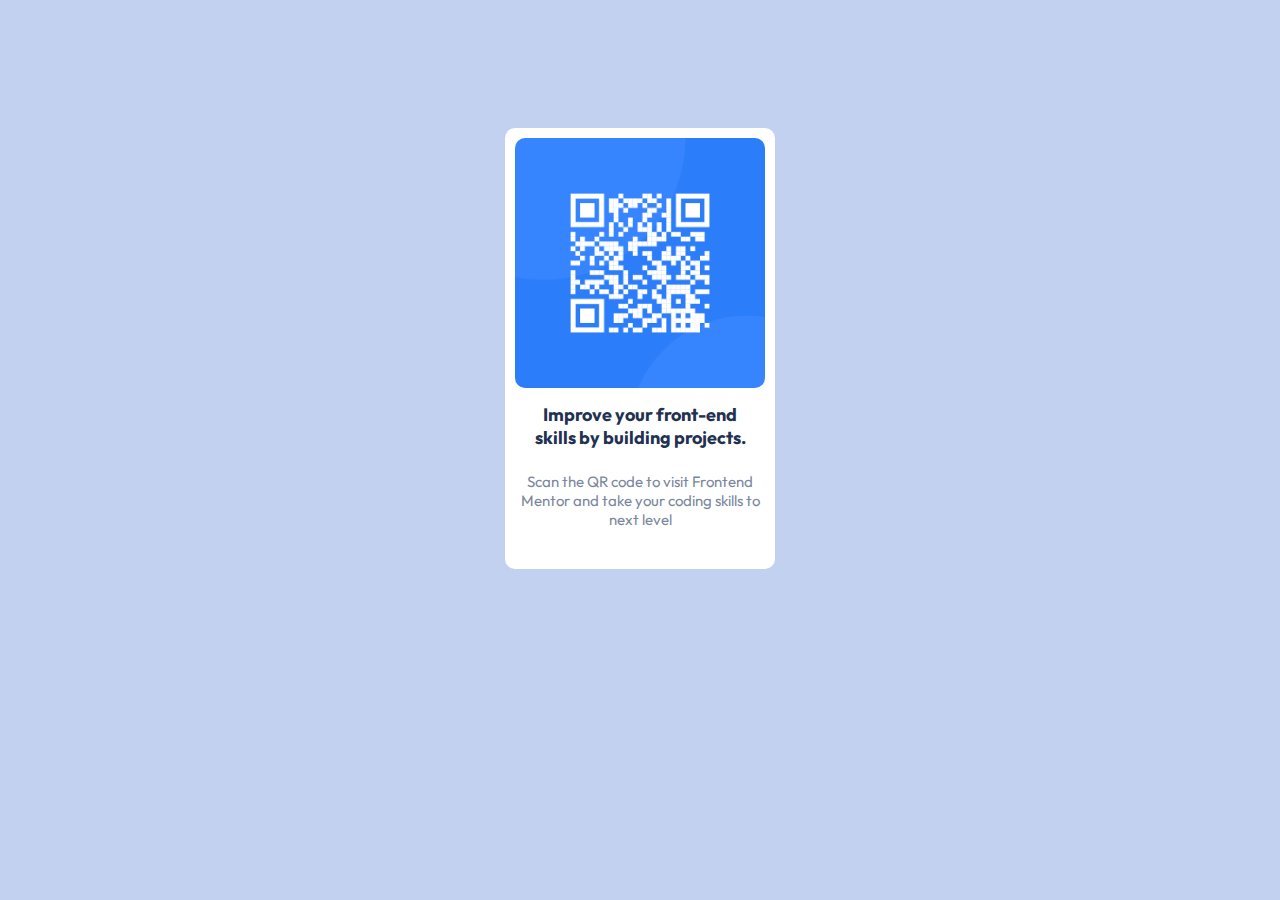
<file: index.html>
<!DOCTYPE html>
<html lang="en">
<head>
  <meta charset="UTF-8">
  <meta name="viewport" content="width=device-width, initial-scale=1.0"> <!-- displays site properly based on user's device -->

  <link rel="icon" type="image/png" sizes="32x32" href="./images/favicon-32x32.png">
  
  <title>Frontend Mentor | QR code component</title>

  <!-- Feel free to remove these styles or customise in your own stylesheet 👍 -->

  <link rel="stylesheet" href="style.css">
  <!-- <style>
    body{
      background: (220, 15%, 55%);
    }
  </style> -->
</head>
<body>
<div class="main-exr">
  <div class="main">
    <img src="images/image-qr-code.png">
        Improve your front-end <br>skills by building projects.
        <br><br>
      <p style="font-size: 15px;">
        Scan the QR code to visit Frontend Mentor and take your coding skills to next level
      </p>
</div>
</div>
</body>
</html>
</file>
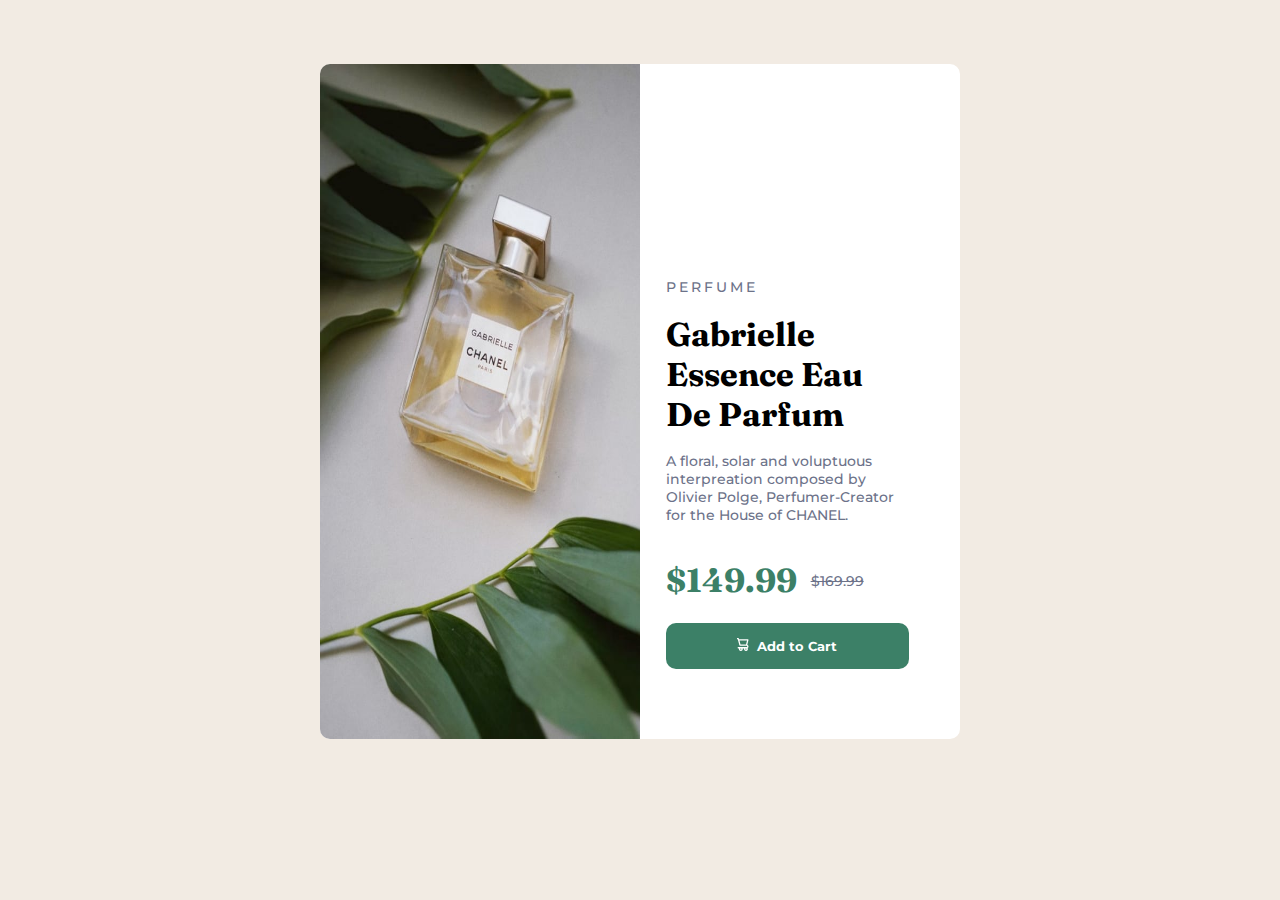
<file: hi-01/index.html>
<!DOCTYPE html>
<html lang="en">
<head>
  <meta charset="UTF-8">
  <meta name="viewport" content="width=device-width, initial-scale=1.0"> <!-- displays site properly based on user's device -->

  <link rel="icon" type="image/png" sizes="32x32" href="./images/favicon-32x32.png">
  
  <title>Frontend Mentor | Product preview card component</title>

  <!-- Feel free to remove these styles or customise in your own stylesheet 👍 -->
  <link rel="stylesheet" href="style.css">
</head>
<body>
<div class="main-body">
  <div class="main">
    <img src="images/image-product-desktop.jpg" alt="">
    
  </div>

  <div class="main1">
    <span class="title">PERFUME</span> <br><br>
    <span class="heading">Gabrielle Essence Eau De Parfum</span> <br> <br>
    <p>A floral, solar and voluptuous interpreation composed by Olivier Polge, Perfumer-Creator for the House of CHANEL.</p>
    <br> <br>
    <span class="price">$149.99</span>
   <sup> <span class="price1"> <s>$169.99</s> </span> <br> <br> </sup>
    <button> <img src="images/icon-cart.svg" style="width: 12px; height: fit-content;" alt=""> &nbsp;Add to Cart</Canvas></button>
  </div>
</div>
</body>
</html>
</file>
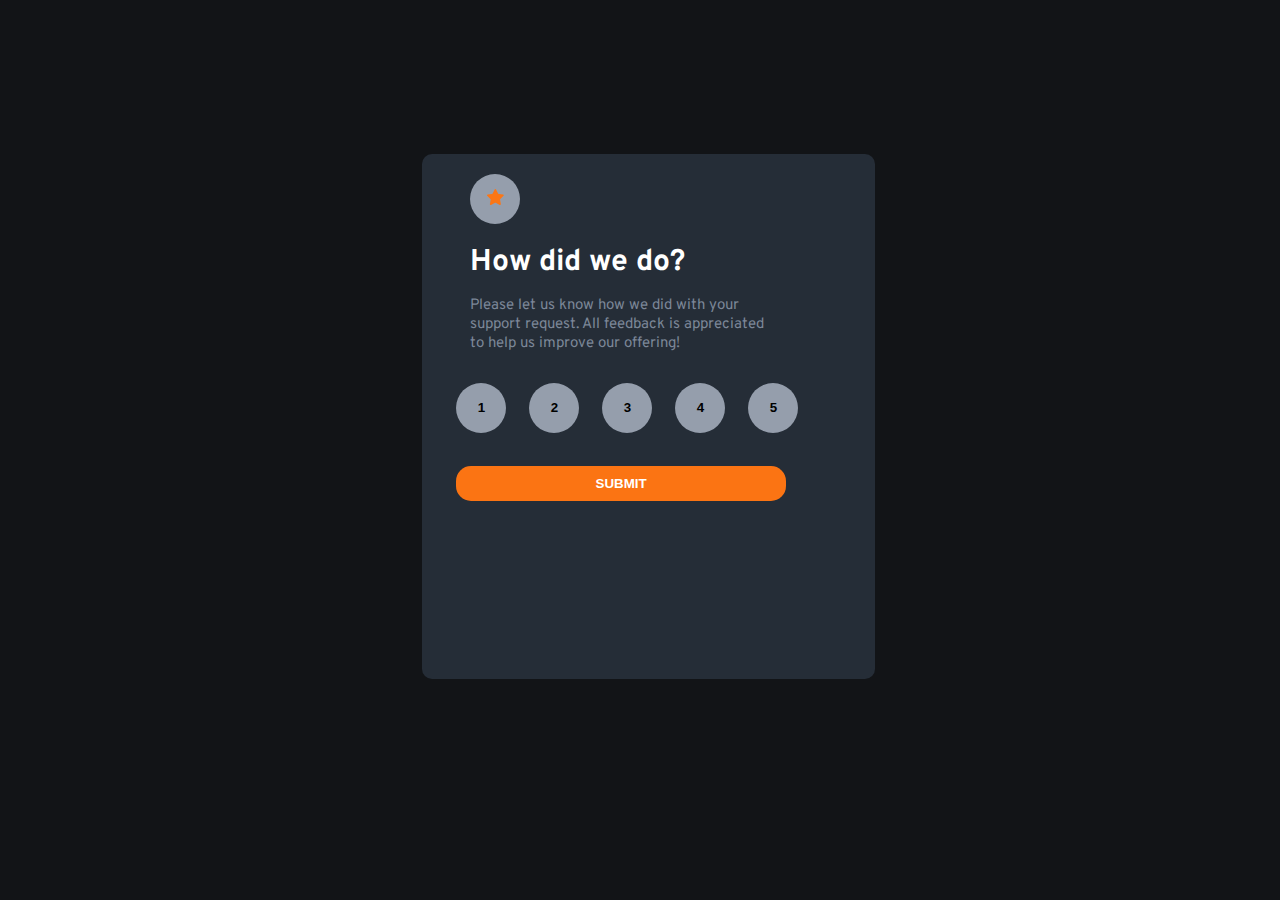
<file: hi-02/index.html>
<!DOCTYPE html>
<html lang="en">
<head>
  <meta charset="UTF-8">
  <meta name="viewport" content="width=device-width, initial-scale=1.0"> <!-- displays site properly based on user's device -->

  <link rel="icon" type="image/png" sizes="32x32" href="./images/favicon-32x32.png">
  
  <title>Frontend Mentor | Interactive rating component</title>

  <!-- Feel free to remove these styles or customise in your own style-->
  <link rel="stylesheet" href="style.css">
</head>
<body>
<div class="main">
  <button class="button">
    <img src="images/icon-star.svg" alt="">
  </button>
  <br><br>
 <span class="heading">How did we do?</span> 
<br>
<p>
  Please let us know how we did with your support request. All feedback is appreciated to help us improve our offering!
</p>
<br>
<span>
  <button class="button-1">1</button>
  <button class="button-1">2</button>
  <button class="button-1">3</button>
  <button class="button-1">4</button>
  <button class="button-1">5</button>
</span>
<br>
<button class="button-2">SUBMIT</button>
</div>

</body>
</html>
</file>
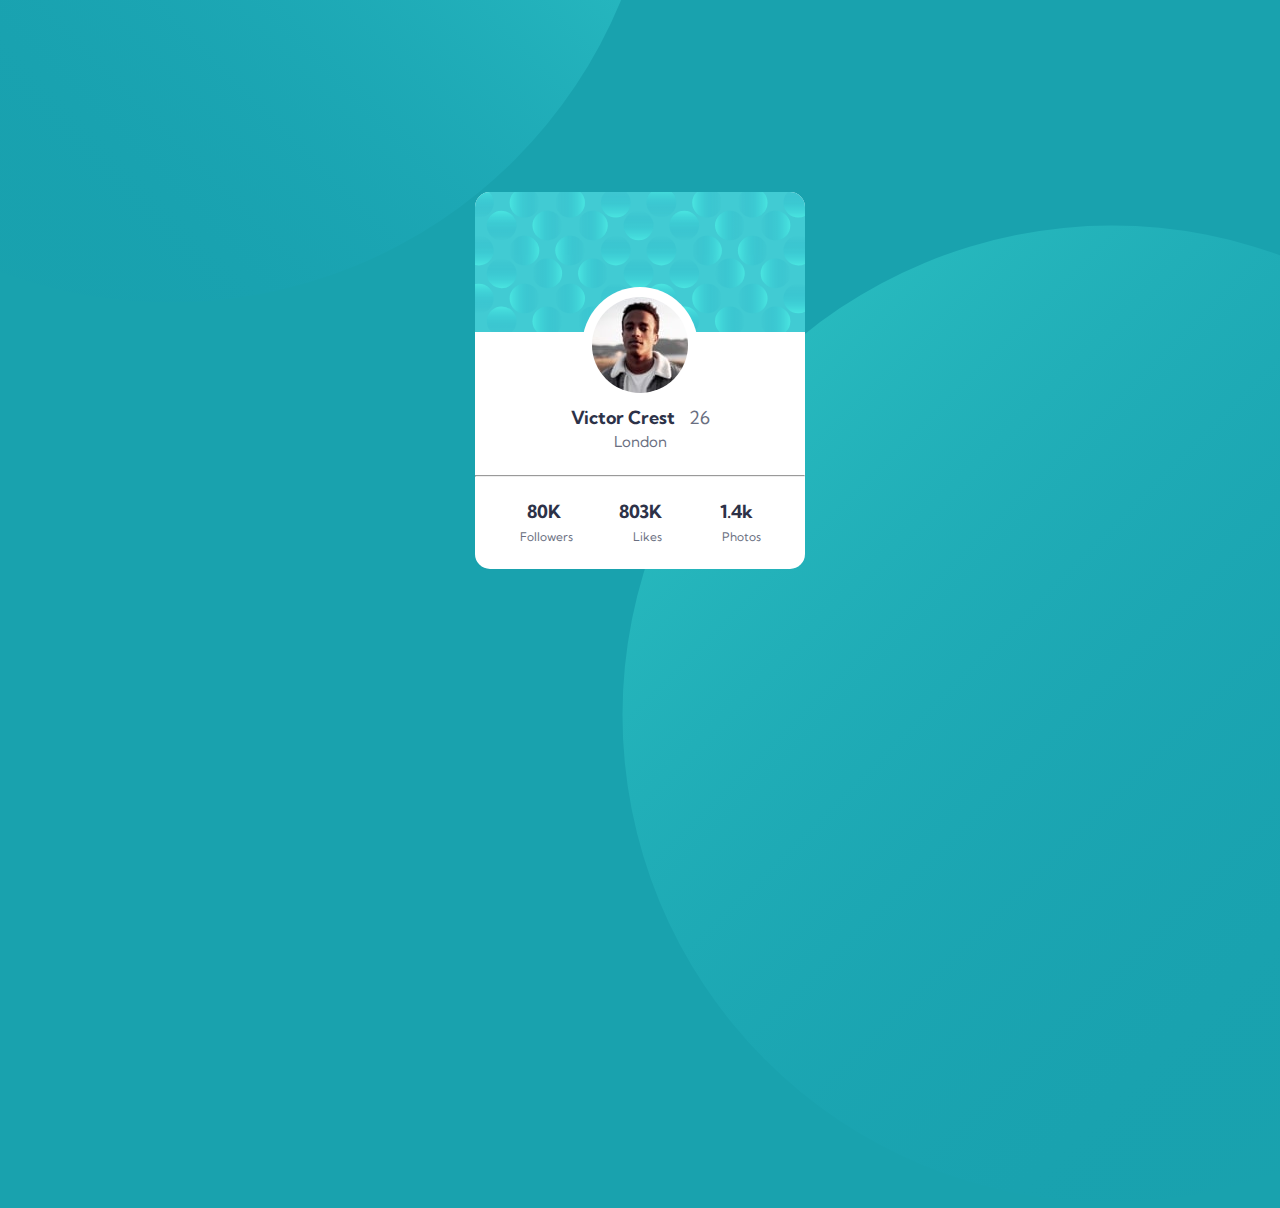
<file: hi-03/index.html>
<!DOCTYPE html>
<html lang="en">
<head>
  <meta charset="UTF-8">
  <meta name="viewport" content="width=device-width, initial-scale=1.0"> <!-- displays site properly based on user's device -->

  <link rel="icon" type="image/png" sizes="32x32" href="./images/favicon-32x32.png">
  
  <title>Frontend Mentor | Profile card component</title>

  <!-- Feel free to remove these styles or customise in your own stylesheet 👍 -->
  <link rel="stylesheet" href="style.css">
</head>
<body>
  <div class="top">
    <img src="images/bg-pattern-top.svg" alt="">
  </div>
  <div class="bottom">
    <img src="images/bg-pattern-bottom.svg" alt="">
  </div>
<center>
<div class="main">
<img src="images/bg-pattern-card.svg" alt="">
<button>
  <img src="images/image-victor.jpg" alt="" class="profile">
</button>
<br>
<span class="heading"> Victor Crest</span> <span class="y"> 26 </span>
  <br>
  <span class="state">London</span>
  <br><br>
<hr>
<br>
<span class="ps">80K</span>
<span class="ps">803K</span>
<span class="ps">1.4k</span>
<br>
<span class="pn">Followers</span><span class="pn">Likes</span><span class="pn">Photos</span>
<br> <br>
</div>
</center>
</body>
</html>
</file>
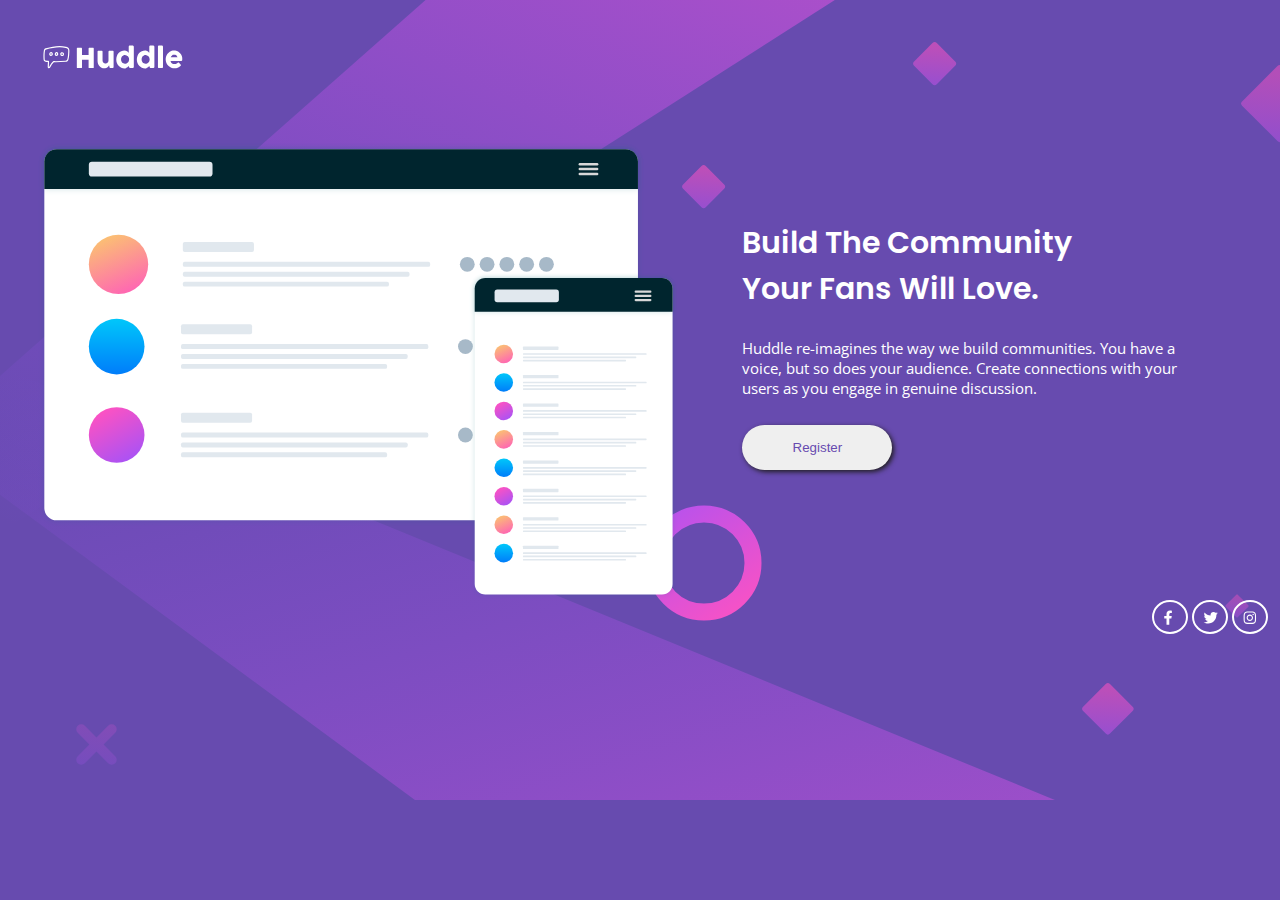
<file: hi-04/index.html>
<!DOCTYPE html>
<html lang="en">
<head>
  <meta charset="UTF-8">
  <meta name="viewport" content="width=device-width, initial-scale=1.0"> <!-- displays site properly based on user's device -->

  <link rel="icon" type="image/png" sizes="32x32" href="./images/favicon-32x32.png">
  
  <title>Frontend Mentor | Huddle landing page with single introductory section</title>

  <!-- Feel free to remove these styles or customise in your own stylesheet 👍 -->
 <link rel="stylesheet" href="style.css">
</head>
<body>

  <div class="main">
    <img src="images/logo.svg" alt="">
    <div class="main1">
      <img src="images/illustration-mockups.svg" alt="" class="main1img">
      <p class="heading">
        Build The Community <br> Your Fans Will Love.
      </p>
   <p>
    Huddle re-imagines the way we build communities. You have a voice, but so does your audience. Create connections with your users as you engage in genuine discussion.
    <br><button>Register</button>
   </p>
  </div>
  <div class="main2">
        <svg xmlns="http://www.w3.org/2000/svg" height="1em" viewBox="50 50 360 360"><!--! Font Awesome Free 6.4.0 by @fontawesome - https://fontawesome.com License - https://fontawesome.com/license (Commercial License) Copyright 2023 Fonticons, Inc. --><style>svg{fill:#ffffff}</style><path d="M279.14 288l14.22-92.66h-88.91v-60.13c0-25.35 12.42-50.06 52.24-50.06h40.42V6.26S260.43 0 225.36 0c-73.22 0-121.08 44.38-121.08 124.72v70.62H22.89V288h81.39v224h100.17V288z"/></svg>
        <svg xmlns="http://www.w3.org/2000/svg" height="1em" viewBox="50 50 360 360"><!--! Font Awesome Free 6.4.0 by @fontawesome - https://fontawesome.com License - https://fontawesome.com/license (Commercial License) Copyright 2023 Fonticons, Inc. --><style>svg{fill:#ffffff}</style><path d="M459.37 151.716c.325 4.548.325 9.097.325 13.645 0 138.72-105.583 298.558-298.558 298.558-59.452 0-114.68-17.219-161.137-47.106 8.447.974 16.568 1.299 25.34 1.299 49.055 0 94.213-16.568 130.274-44.832-46.132-.975-84.792-31.188-98.112-72.772 6.498.974 12.995 1.624 19.818 1.624 9.421 0 18.843-1.3 27.614-3.573-48.081-9.747-84.143-51.98-84.143-102.985v-1.299c13.969 7.797 30.214 12.67 47.431 13.319-28.264-18.843-46.781-51.005-46.781-87.391 0-19.492 5.197-37.36 14.294-52.954 51.655 63.675 129.3 105.258 216.365 109.807-1.624-7.797-2.599-15.918-2.599-24.04 0-57.828 46.782-104.934 104.934-104.934 30.213 0 57.502 12.67 76.67 33.137 23.715-4.548 46.456-13.32 66.599-25.34-7.798 24.366-24.366 44.833-46.132 57.827 21.117-2.273 41.584-8.122 60.426-16.243-14.292 20.791-32.161 39.308-52.628 54.253z"/></svg>
        <svg xmlns="http://www.w3.org/2000/svg" height="1em" viewBox="50 50 360 360"><!--! Font Awesome Free 6.4.0 by @fontawesome - https://fontawesome.com License - https://fontawesome.com/license (Commercial License) Copyright 2023 Fonticons, Inc. --><style>svg{fill:#ffffff}</style><path d="M224.1 141c-63.6 0-114.9 51.3-114.9 114.9s51.3 114.9 114.9 114.9S339 319.5 339 255.9 287.7 141 224.1 141zm0 189.6c-41.1 0-74.7-33.5-74.7-74.7s33.5-74.7 74.7-74.7 74.7 33.5 74.7 74.7-33.6 74.7-74.7 74.7zm146.4-194.3c0 14.9-12 26.8-26.8 26.8-14.9 0-26.8-12-26.8-26.8s12-26.8 26.8-26.8 26.8 12 26.8 26.8zm76.1 27.2c-1.7-35.9-9.9-67.7-36.2-93.9-26.2-26.2-58-34.4-93.9-36.2-37-2.1-147.9-2.1-184.9 0-35.8 1.7-67.6 9.9-93.9 36.1s-34.4 58-36.2 93.9c-2.1 37-2.1 147.9 0 184.9 1.7 35.9 9.9 67.7 36.2 93.9s58 34.4 93.9 36.2c37 2.1 147.9 2.1 184.9 0 35.9-1.7 67.7-9.9 93.9-36.2 26.2-26.2 34.4-58 36.2-93.9 2.1-37 2.1-147.8 0-184.8zM398.8 388c-7.8 19.6-22.9 34.7-42.6 42.6-29.5 11.7-99.5 9-132.1 9s-102.7 2.6-132.1-9c-19.6-7.8-34.7-22.9-42.6-42.6-11.7-29.5-9-99.5-9-132.1s-2.6-102.7 9-132.1c7.8-19.6 22.9-34.7 42.6-42.6 29.5-11.7 99.5-9 132.1-9s102.7-2.6 132.1 9c19.6 7.8 34.7 22.9 42.6 42.6 11.7 29.5 9 99.5 9 132.1s2.7 102.7-9 132.1z"/></svg>
  </div>
</div>
</body>
</html>
</file>
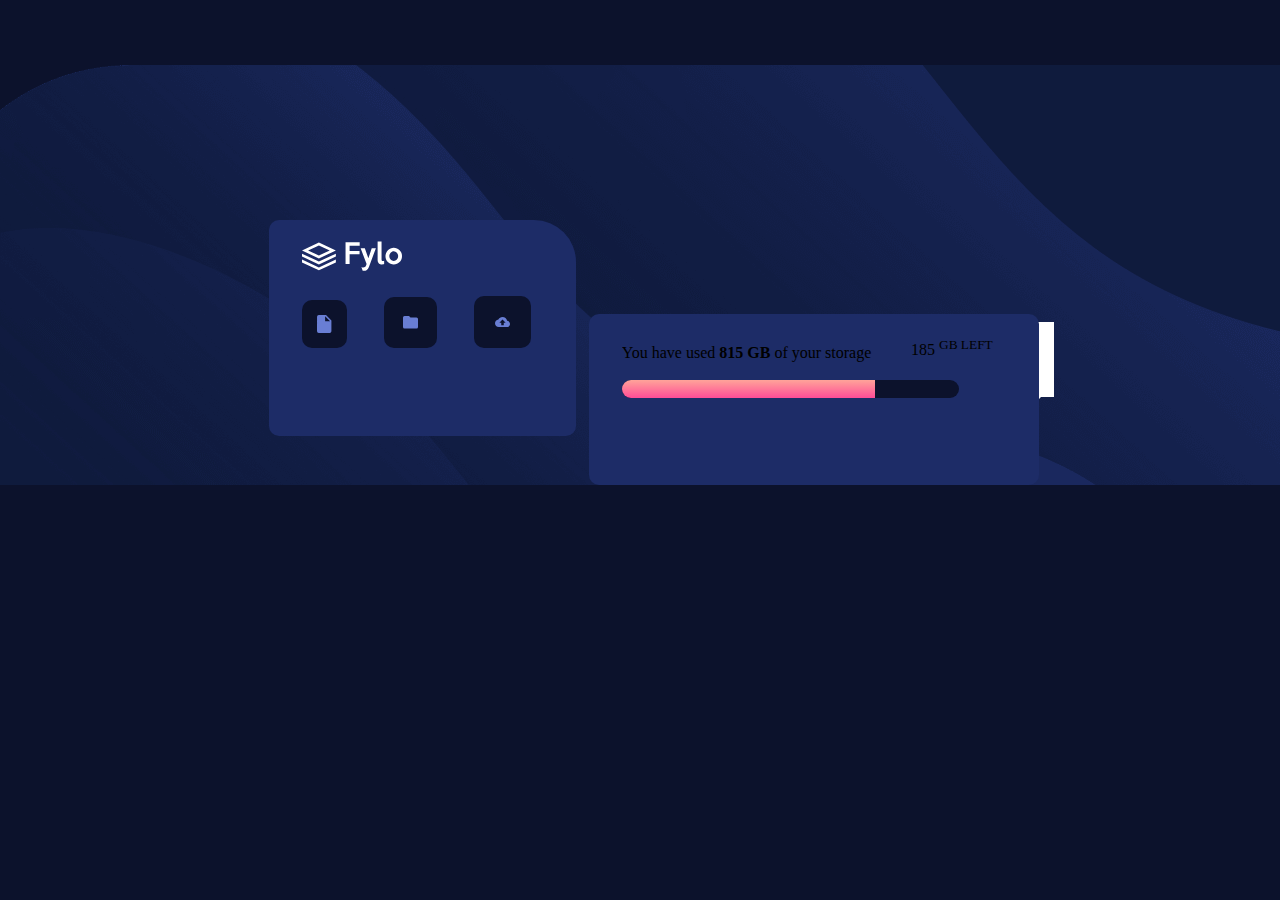
<file: hi-05/index.html>
<!DOCTYPE html>
<html lang="en">
<head>
  <meta charset="UTF-8">
  <meta name="viewport" content="width=device-width, initial-scale=1.0"> <!-- displays site properly based on user's device -->

  <link rel="icon" type="image/png" sizes="32x32" href="./images/favicon-32x32.png">
  
  <title>Frontend Mentor | Fylo data storage component</title>

  <!-- Feel free to remove these styles or customise in your own stylesheet 👍 -->
<link rel="stylesheet" href="style.css">
</head>
<body>
  <div class="main">
  </div>
  <div class="main5">
    185 <sup>GB LEFT</sup>
  </div>
  <div class="main6"></div>
  <div class="main1">
    <img src="images/logo.svg" alt="">
    <br>
    <img src="images/icon-document.svg" alt="" class="icon">
    <img src="images/icon-folder.svg" alt="" class="icon1">
    <img src="images/icon-upload.svg" alt="" class="icon2">
  </div>
  <div class="main2">
    <p>You have used <b>815 GB</b> of your storage </p>
    <br>
    <div class="main3">
      <div class="main4"></div>
    </div>
  </div>
</body>
</html>
</file>
<file: style.css>
@import url('https://fonts.googleapis.com/css2?family=Outfit:wght@100;200;300;400;500;600;700;800;900&display=swap');

*{
    margin: 0;
    padding: 0;
}
body{
    background-color: hsl(220, 59%, 85%);
    font-family: 'Outfit', sans-serif;
}
.main-exr{
    margin-top: 10%;
    display: flex;
    align-items: center;
    justify-content: center;
}
.main{
    width: 250px;
    background-color: hsl(0, 0%, 100%);
    padding: 10px;
    justify-content: center center;
    border-radius: 10px;
    font-size: 18px;
    font-weight: 700;
    color: hsl(218, 44%, 22%);
    text-align: center;
}
.main img{
    width: 100%;
    border-radius: 10px; 
    margin-bottom: 10px;  
}
p{
    color: hsl(220, 15%, 55%);
    font-weight: 400;
    font-size: 15px;
    margin-bottom: 30px; 
}
</file>
<file: hi-01/style.css>
@import url('https://fonts.googleapis.com/css2?family=Montserrat:ital,wght@0,500;0,700;1,500;1,700&display=swap');
@import url('https://fonts.googleapis.com/css2?family=Fraunces:ital,wght@0,700;1,700&display=swap');

/** 
font-family: 'Montserrat', sans-serif;
font-family: 'Fraunces', serif;
**/

*{
    margin: 0;
    padding: 0;
}
body{
    background: hsl(30, 38%, 92%);
}
.main{
    width: 50%;
    height: 75vh;
    background: hsl(0, 0%, 100%);
    border-radius: 10px;
    margin-top: 5%;
    margin-left: 25%;
}
.main1{
    width: 19%;
    margin-top: -36%;
    margin-left: 52%;
}
.main img{
    width: 50%;
    height: 75vh;
    border-radius: 10px 0 0 10px;
}
.main1 button{
    background: hsl(158, 36%, 37%);
    color: hsl(0, 0%, 100%);
    padding: 15px;
    font-family: 'Montserrat', sans-serif;
    width: 100%;
    border-radius: 10px;
    font-weight: 700;
    border: none;
}

.title{
    font-family:  'Montserrat', sans-serif;
    margin-top: -500px;
    font-size: 14px;
    font-weight: 500;
    color: hsl(228, 12%, 48%);
    letter-spacing: 3px;
}
.heading{
    font-family: 'Fraunces', serif;
    font-size: 33px;
    font-weight: 700;
}
p{
    font-family: 'Montserrat', sans-serif;
    font-size: 14px;
    font-weight: 500;
    color: hsl(228, 12%, 48%);
}
.price{
    font-family: 'Fraunces', serif;
    font-size: 33px;
    font-weight: 700;
    color: hsl(158, 36%, 37%);
}
.price1{
    font-family: 'Montserrat', sans-serif;
    font-size: 14px;
    font-weight: 500;
    color: hsl(228, 12%, 48%);
    margin-left: 10px;
    margin-top: -150px;
}

button:hover{
    background-color: hsl(212, 21%, 14%);
    cursor: grab;
}

@media screen and (max-width: 375px) {
    .main{
        width: 90%;
        height: 36vh;
        margin-left: 5px;
        margin-top: 5px;
        background: url('images/image-product-mobile.jpg') no-repeat;
        border-radius: 5px 5px 0px 0;
    }
    .main img{
        visibility: hidden;
    }
    
    .main1{
        justify-content: center;
        margin-top: 3px;
        background: hsl(0, 0%, 100%);
        width: 90%;
        height: 54vh;
    }
    .main1 button{
        width: 90%;
        margin-left: 9px;
    }
    .main1 .price{
        margin-left: 9px;
    }
    .main1 .price1{
        margin-left: 9px;
    }
    .main1 p{
        margin-left: 9px;
        font-size: 15px;
    }

    .main1 .heading{
        margin-left: 9px;
    }

    .main1 .title{
        margin-left: 9px;
    }
}
</file>
<file: hi-02/style.css>
@import url('https://fonts.googleapis.com/css2?family=Overpass:ital,wght@0,400;0,700;1,400;1,700&display=swap');
*{
    margin: 0;
    padding: 0;
}
body{
    background: hsl(216, 12%, 8%);
    font-family: 'Overpass', sans-serif;
}
.main{
    margin-top: 12%;
    margin-left: 33%;
    max-width: 33%;
    height: 55vh;
    background: hsl(213, 19%, 18%);
    padding: 15px;
    border-radius: 10px;
}
button{
    background: hsl(217, 12%, 63%);
}
.button{
    width: 50px;
    height: 50px;
    border-radius: 50%;
    border: none;
    margin-top: 5px;
    margin-left: 33px;
}

.heading{
    font-size: 30px;
    font-weight: 700;
    color: hsl(0, 0%, 100%);
    margin-left: 33px;
    margin-top: 19px;
}
p{
    font-size: 15px;
    font-weight: 400;
    color: hsl(216, 12%, 54%);
    max-width: 300px;
    margin-left: 33px;
    margin-top: 15px;
}

.button-1{
    width: 50px;
    height: 50px;
    border-radius: 50%;
    border: none;
    font-weight: 400;
    margin-left: 19px;
    margin-top: 10px;
    font-weight: 700;
    color: lhs(216, 12%, 54%);
}
.button-2{
    padding: 10px;
    text-transform: capitalize;
    width: 78%;
    background: hsl(25, 97%, 53%);
    border: none;
    border-radius: 15px;
    font-weight: 700;
    margin-top: 33px;
    margin-left: 19px;
    color: hsl(0, 0%, 100%);
}
</file>
<file: hi-03/style.css>
@import url('https://fonts.googleapis.com/css2?family=Kumbh+Sans:wght@400;700&display=swap');

*{
    margin: 0;
    padding: 0;
    overflow: hidden;
}
body{
    font-family: 'Kumbh Sans', sans-serif;
    font-size: 18px;
    background-color: hsl(185, 75%, 39%);
}
.top{
    position: absolute;
    display: inline;
    top: -75%;
    margin-left: -25%;
    z-index: -1;
}
.bottom{
    position: absolute;
    display: inline;
    top: 25%;
    right: -25%;
    z-index: -1;
}
.main{
    margin-top: 15%;
    width: 330px;
    background: white;
    border-radius: 15px;
}
.profile{
    border-radius: 50%;
}
button{
    background: white;
    margin-top: -50px;
    border: none;
    border-radius: 50%;
    padding: 10px;
}
.heading{
    font-weight: 700;
    margin-right: 10px;
    color: hsl(229, 23%, 23%);
}
.y{
    color: hsl(227, 10%, 46%);
}
.state{
    font-size: 15px;
    margin-top: 15px;
    color: hsl(227, 10%, 46%);
}
.ps{
    margin-left: 27px;
    margin-right: 27px;
    font-weight: 700;
    color: hsl(229, 23%, 23%);
}
.pn{
    margin-right: 30px;
    margin-left: 30px;
    font-size: 12px;
    font-weight: 400;
    color: hsl(227, 10%, 46%);
}
</file>
<file: hi-04/style.css>
@import url('https://fonts.googleapis.com/css2?family=Poppins:ital,wght@0,400;0,600;1,400;1,600&display=swap');
@import url('https://fonts.googleapis.com/css2?family=Open+Sans:ital@0;1&display=swap');

*{
    margin: 0;
    padding: 0;
    overflow: visible;
}
*::-webkit-scrollbar{
    display: none;
}
body{
    background: url(images/bg-desktop.svg) no-repeat;
    background-color: hsl(257, 40%, 49%);
}
.main{
    width: 90%;
    margin: 10px;
    display: inline;
}
.main img{
    width: 150px;
    margin-left: 2%;
    margin-top: 3%;
}
.main1{
    width: 100%;
    margin-top: 2%;
    margin-left: 3%;
}
.main1 .main1img{
    width: 50%;
    margin-left: 0;
}
.main1 .heading{
    margin-top: -30%;
    margin-left: 55%;
    font-family: 'Poppins', sans-serif;
    font-size: 30px;
    color: white;
    font-weight: 600;
}

.main1 p{
    margin-left: 55%;
    margin-top: 2%;
    max-width: 450px;
    font-size: 15px;
    font-family: 'Open Sans', sans-serif;
    font-weight: 400;
    color: white;
}

.main button{
    margin-top: 6%;
    display: inline-block;
    width: 150px;
    padding: 15px;
    border: none;
    color: hsl(257, 40%, 49%);
    border-radius: 30px;
    box-shadow: 2px 2px 5px hsl(300, 3%, 12%);
    font-weight: 400;
}

.main2{
    margin-left: 90%;
    margin-top: 10%;
}
.main2 svg{
    top: 2px;
    display: inline-block;
    width: 12px;
    height: 10px;
    padding: 10px;
    border: 2px solid white;
    align-items: center;
    position: relative;
    border-radius: 50%;
}

@media screen and (max-width:375px ){
    body{
        background: hsl(257, 40%, 49%);
    }

    .main img{
        width: 100px;
    }
    .main1{
        background: url(images/bg-mobile.svg) no-repeat;
        margin-left: 0;
        align-items: center;
        justify-content: center;
    }
    .main1 .main1img{
        width: 300px;
        margin-top: 30%;
        margin-left: 6%;
    }

    .main1 .heading{
        max-width: 360px;
        margin-top: 6%;
    font-family: 'Poppins', sans-serif;
    font-size: 27px;
    color: white;
    font-weight: 600;
    margin-left: 0;
    }

    .main1 p{
        max-width: 300px;
        margin-left: 5%;
        text-align: center;
    }

    .main button{
        margin-left: 2%;
        margin-top: 6%;
    display: inline-block;
    width: 203px;
    padding: 15px;
    border: none;
    color: hsl(257, 40%, 49%);
    border-radius: 30px;
    box-shadow: 2px 2px 5px hsl(300, 3%, 12%);
    font-weight: 400;
    }

    .main2{
        margin-left: 33%;
    margin-top: 12%;
}
}
</file>
<file: hi-05/style.css>
*{
    margin: 0;
    padding: 0;
    overflow: hidden;
}

body{
    background-image: url(images/bg-desktop.png);
    background-repeat: no-repeat;
    background-position: bottom;
    position: relative;
    background-color: hsl(229, 57%, 11%);
}
.main{
    width: 100%;
    height: 50vh;
    z-index: -1;
    margin-top: -10%;
}
.main1{
    width: 24%;
    height: 24vh;
    background: hsl(228, 56%, 26%);
    border-radius: 10px 42px 10px 10px;
    margin-left: 21%;
    margin-top: -15%;
}
.main1 img{
    width: 100px;
    margin-top: 21px;
    margin-left: 33px;
}
.main1 .icon{
    width: 15px;
    padding: 15px;
    background: hsl(229, 57%, 11%);
    border-radius: 10px;
    margin-left: 33px;
}
.main1 .icon1{
    width: 15px;
    padding: 19px;
    background: hsl(229, 57%, 11%);
    border-radius: 10px;
}
.main2{
    width: 450px;
    height: 19vh;
    background: hsl(228, 56%, 26%);
    margin-top: -9.5%;
    margin-left: 46%;
    border-radius: 10px;
}
.main1 .icon2{
    width: 15px;
    padding: 21px;
    background: hsl(229, 57%, 11%);
    border-radius: 10px;
}
.main2 p{
   margin-left: 33px;
   margin-top: 30px;
}
.main3{
    width: 75%;
    height: 2vh;
    background: hsl(229, 57%, 11%);
    margin-left: 33px;
    border-radius: 15px;
}
.main4{
    width: 75%;
    height: 2vh;
    background: linear-gradient(hsl(6, 100%, 80%), hsl(335, 100%, 65%));
}
.main5{
    width: 10%;
    height: 5vh;
    background: white;
    padding: 15px;
    margin-left: 70%;
}
.main6{
width: 0;
height: 0;
border-left: 15px solid transparent;
border-right: 15px solid transparent;
border-top: 15px solid white;
margin-left: 79%;
}
</file>
